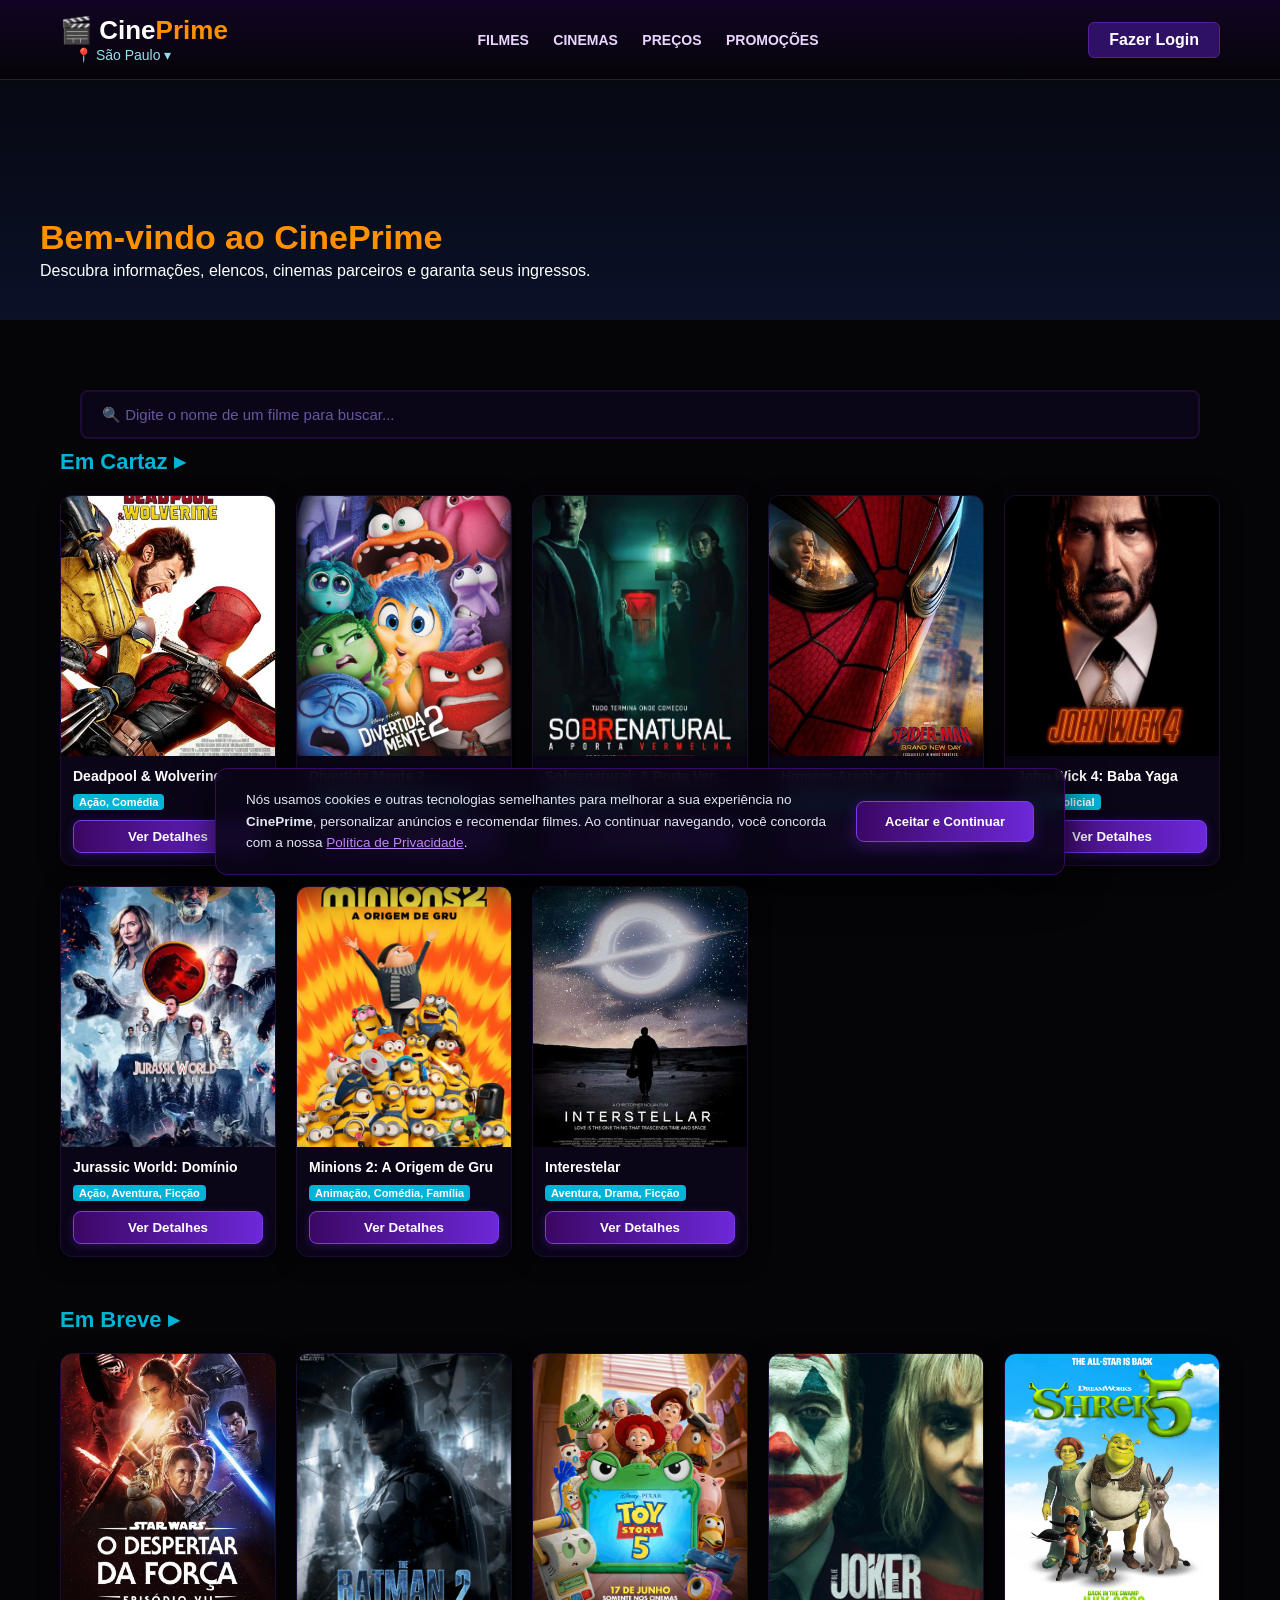
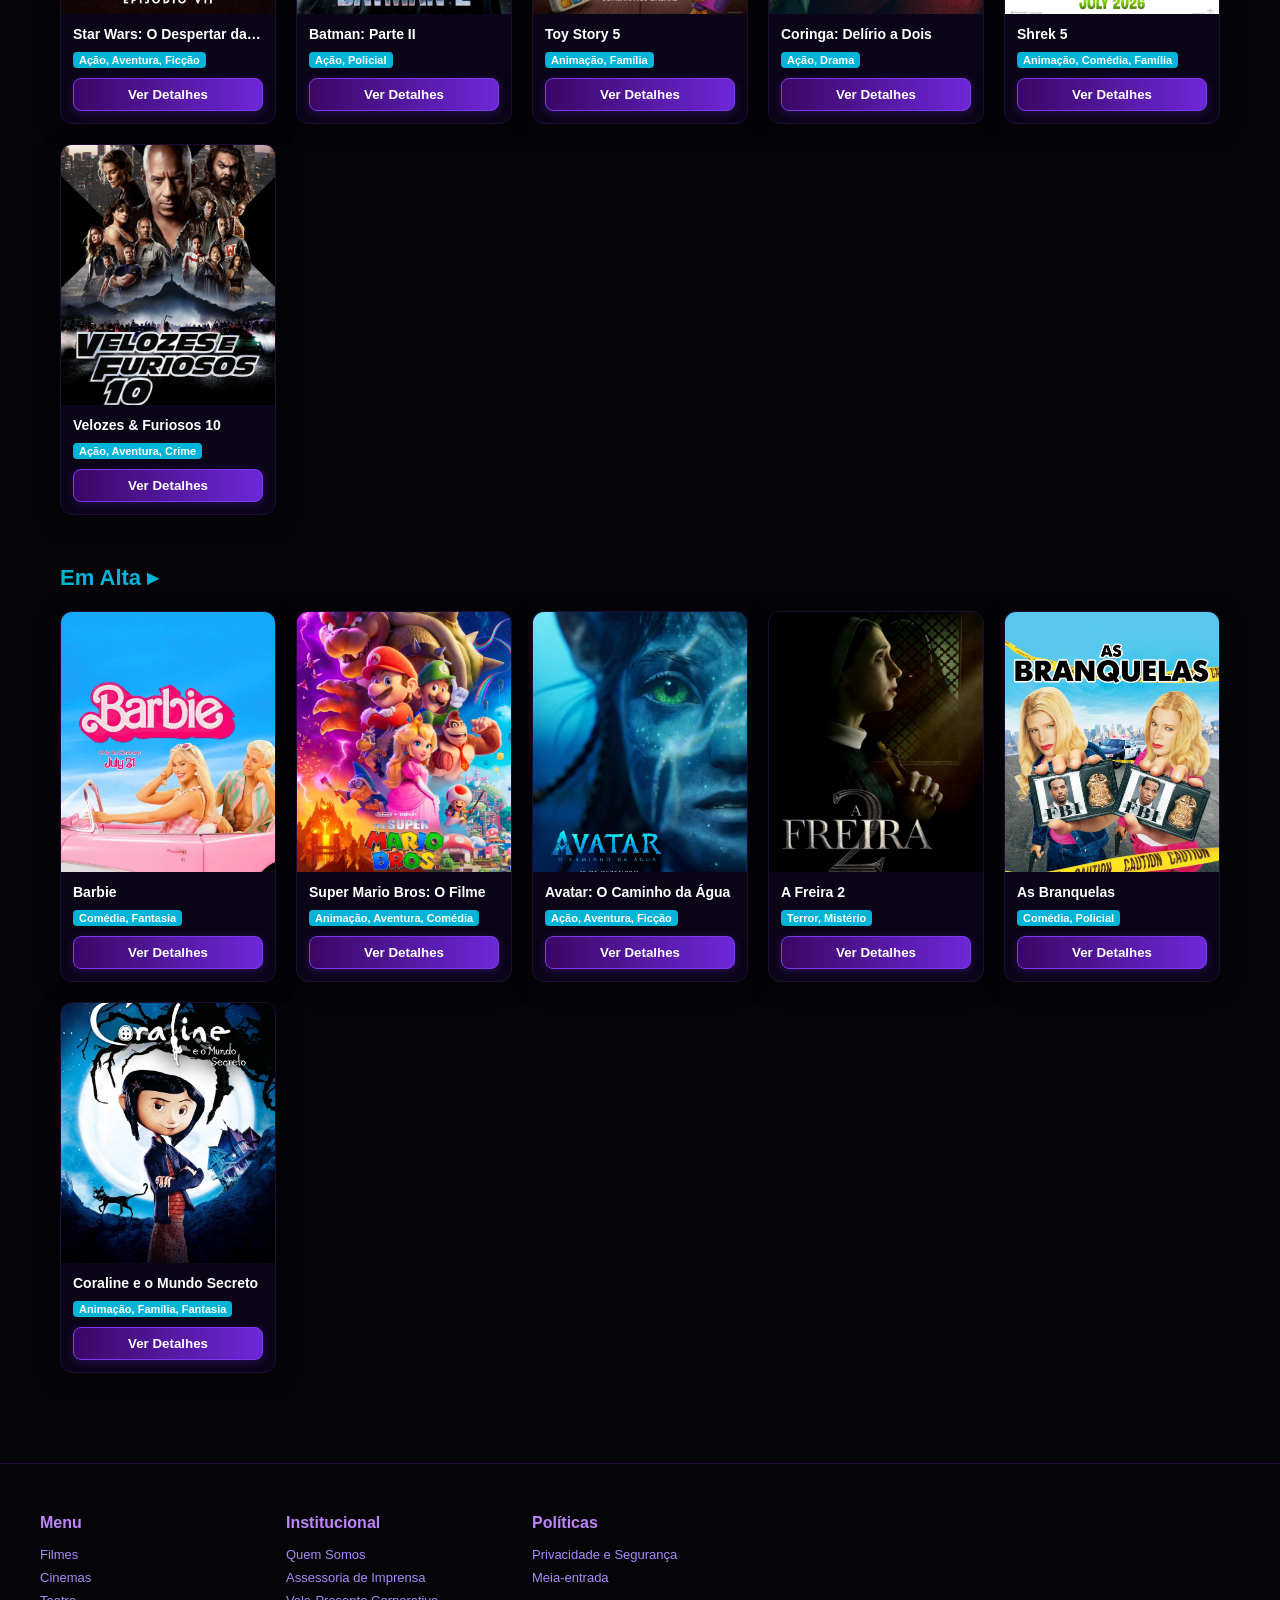
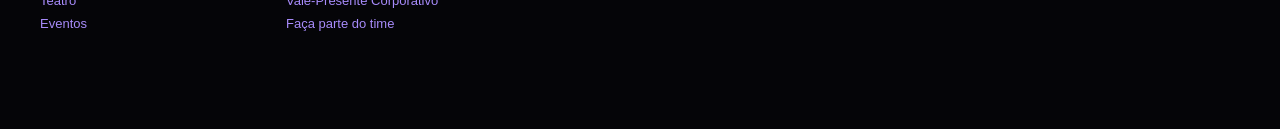
<file: index.html>
<!DOCTYPE html>
<html lang="pt-BR">
<head>
    <meta charset="UTF-8">
    <meta name="viewport" content="width=device-width, initial-scale=1.0">
    <title>CinePrime - Seu Guia de Cinema</title>
    <link rel="stylesheet" href="style.css">
    <link rel="stylesheet" href="rodape.css">
    <link rel="stylesheet" href="cookies.css">
</head>
<body>

    <!-- NAV BAR SUPERIOR -->
    <header class="navbar">
        <div class="nav-container">
            <div class="nav-left">
                <div class="logo">🎬 Cine<span>Prime</span></div>
                <div class="location-selector">📍 São Paulo ▾</div>
            </div>
            <nav class="menu-links">
                <a href="#">FILMES</a>
                <a href="#">CINEMAS</a>
                <a href="#">PREÇOS</a>
                <a href="#">PROMOÇÕES</a>
            </nav>
            <div class="nav-right">
            <a href="login-portal.html" class="btn-entrar" id="open-login" style="text-decoration: none; display: inline-block; text-align: center; line-height: normal;">Fazer Login</a>
            
            </div>
        </div>
    </header>

    <main>
        <!-- BARRA DE FILTROS POR GÊNERO -->
        

        <!-- BANNER DE DESTAQUE GRANDE -->
        <section class="hero-banner">
            <div class="hero-content">
                <h2>Bem-vindo ao CinePrime</h2>
                <p>Descubra informações, elencos, cinemas parceiros e garanta seus ingressos.</p>
            </div>
        </section>

        <!-- CONTAINER PRINCIPAL DE FILMES -->
        <div class="content-wrapper">
            <!-- BARRA DE PESQUISA DE FILMES -->
            <div class="busca-container">
                <input type="text" id="input-busca-filme" placeholder="🔍 Digite o nome de um filme para buscar...">
            </div>
            
            <!-- SEÇÃO: EM CARTAZ -->
            <section class="movie-section" id="section-em-cartaz">
                <h2 class="section-title">Em Cartaz <span>▸</span></h2>
                <div class="movie-grid" id="grid-em-cartaz"></div>
            </section>

            <!-- SEÇÃO: EM BREVE -->
            <section class="movie-section" id="section-em-breve">
                <h2 class="section-title">Em Breve <span>▸</span></h2>
                <div class="movie-grid" id="grid-em-breve"></div>
            </section>

            <!-- SEÇÃO: EM ALTA -->
            <section class="movie-section" id="section-em-alta">
                <h2 class="section-title">Em Alta <span>▸</span></h2>
                <div class="movie-grid" id="grid-em-alta"></div>
            </section>
        </div>
    </main>

    <!-- MODAL DE DETALHES COMPLETOS COM COMPONENTES DE VÍDEO LOCAL -->
    <div id="booking-modal" class="modal-cinema">
        <div class="modal-cinema-content">
            <span class="close-cinema" id="close-cinema">&times;</span>
            <h2 id="info-title" class="movie-detail-title">Nome do Filme</h2>
            
            <div class="movie-specs">
                <p><strong>🎭 Gênero:</strong> <span id="info-genre">-</span></p>
                <p><strong>⏳ Duração:</strong> <span id="info-runtime">-</span></p>
                <p><strong>⭐ Nota IMDb:</strong> <span id="info-rating">-</span></p>
                <p><strong>🎬 Diretor:</strong> <span id="info-director">-</span></p>
                <p><strong>👥 Elenco Principal:</strong> <span id="info-actors">-</span></p>
            </div>

            <!-- BOTÃO DE VER TRAILER -->
            <button id="btn-ver-trailer" class="btn-comprar" style="margin-bottom: 20px; background-color: #ff3b30;">🎬 Ver Trailer Oficial</button>

            <!-- CONTAINER DO VÍDEO LOCAL -->
           <!-- Cole este novo lugar no espaço acima: -->
 <!-- SUBSTITUA O BLOCO DO TRAILER POR ESTE AQUI: -->
<!-- COLOQUE ESTE BLOCO ORIGINAL DE VOLTA NO SEU INDEX.HTML -->
<div id="trailer-container" style="display: none; margin-bottom: 20px; border-radius: 8px; overflow: hidden; border: 2px solid #ff9100;">
    <video id="video-trailer" width="100%" height="315" controls></video>
</div>




            <div class="movie-synopsis">
                <h3>Sinopse Oficial</h3>
                <p id="info-plot">-</p>
            </div>

            <div class="movie-cinemas-section">
                <h3>Onde Assistir & Preços</h3>
                <div id="cinemas-list-container">
                    <!-- Injetado pelo JS -->
                </div>
            </div>
        </div>
    </div>

    <!-- JANELA FLUTUANTE DE LOGIN -->
    <div class="register-modal" id="login-modal">
        <div class="modal-bg-overlay">
            <div class="register-box">
                <span class="close-modal" id="close-login">&times;</span>
                <h3>Vamos começar? 😊</h3>
                <p class="subtitle">Siga os passos e crie sua conta</p>
                
                <form class="register-form" id="meuFormulario">
                    <div class="input-group">
                        <input type="text" id="campoNome" placeholder="*Nome" required>
                    </div>
                    <div class="input-group">
                        <input type="text" id="campoCPF" placeholder="*CPF" required>
                    </div>
                    <div class="input-group">
                        <input type="text" id="campoCelular" placeholder="*Celular" required>
                    </div>
                    
                    <button type="submit" class="btn-submit">Continuar</button>
                </form>

                <div class="divider">Ou entre com uma rede social</div>
                
                <button class="btn-google" id="btn-google">
                    <span class="g-icon">G</span> Continuar com o Google
                </button>
            </div>
        </div>
    </div>

    <!-- RODAPÉ PROFISSIONAL INTEGRADO -->
    <footer class="footer-ingresso">
        <div class="footer-ingresso-container">
            <div class="footer-ingresso-links">
                <div class="footer-col">
                    <h4>Menu</h4>
                    <a href="#">Filmes</a>
                    <a href="#">Cinemas</a>
                    <a href="#">Teatro</a>
                    <a href="#">Eventos</a>
                </div>
                <div class="footer-col">
                    <h4>Institucional</h4>
                    <a href="#">Quem Somos</a>
                    <a href="#">Assessoria de Imprensa</a>
                    <a href="#">Vale-Presente Corporativo</a>
                    <a href="#">Faça parte do time</a>
                </div>
                <div class="footer-col">
                    <h4>Políticas</h4>
                    <a href="#">Privacidade e Segurança</a>
                    <a href="#">Meia-entrada</a>
                </div>
            </div>
        </div>
    </footer>

    <!-- Chamadas dos scripts (Apenas uma vez cada) -->
    <script src="dados.js"></script>
    <script src="app.js"></script>
    <script src="menu-links.js"></script>
    <script src="cookies.js"></script>
    <script src="busca.js"></script>
    <script src="compra.js"></script>
</body>
</file>
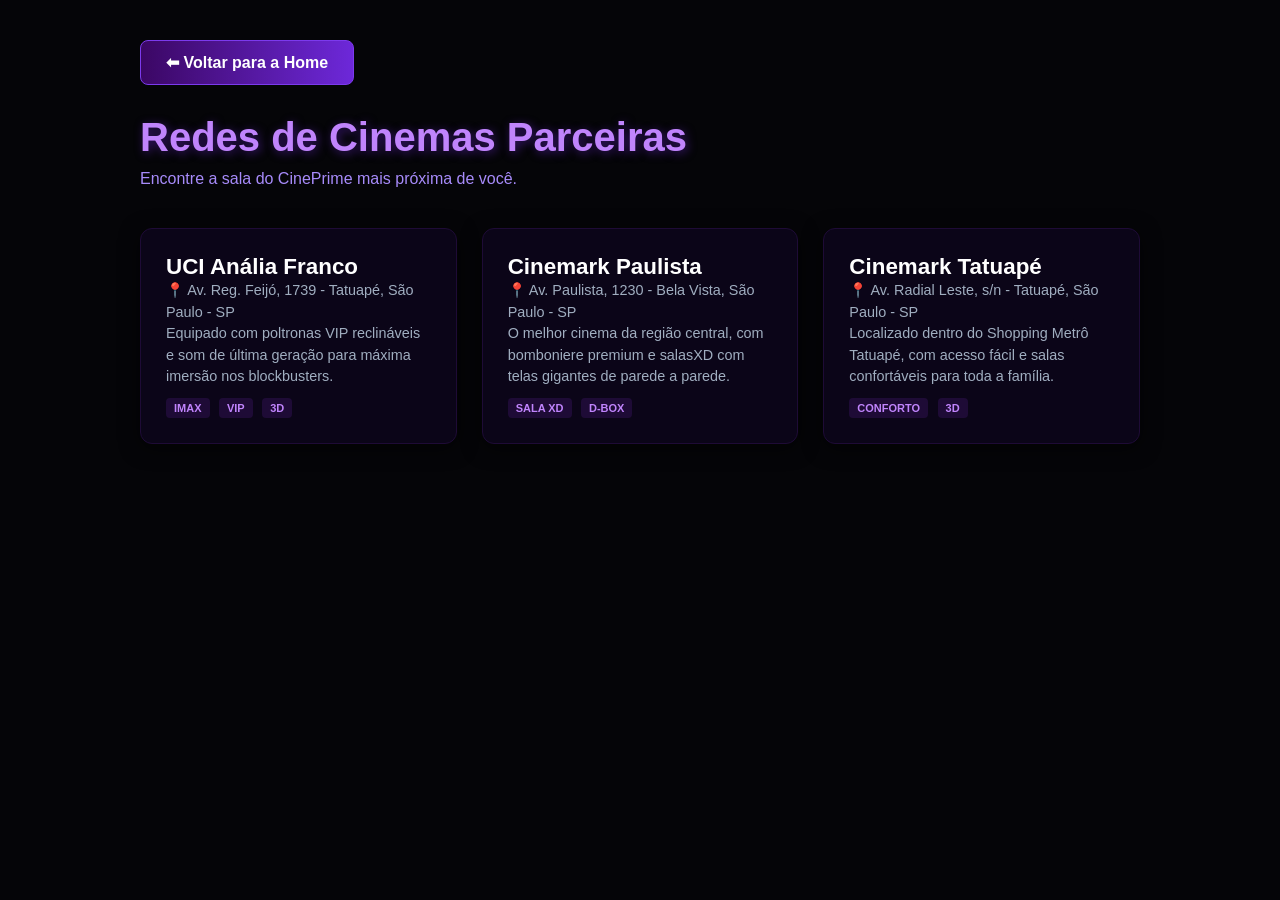
<file: cinemas.html>
<!DOCTYPE html>
<html lang="pt-BR">
<head>
    <meta charset="UTF-8">
    <meta name="viewport" content="width=device-width, initial-scale=1.0">
    <title>CinePrime - Nossos Cinemas</title>
    <!-- Reaproveita os estilos principais do seu portal -->
    <link rel="stylesheet" href="style.css">
    <style>
        body {
            background-color: #050508;
            color: #ffffff;
            font-family: sans-serif;
            margin: 0;
            padding: 40px 20px;
        }
        .container-cinemas {
            max-width: 1000px;
            margin: 0 auto;
        }
        .titulo-pagina {
            color: #c084fc;
            font-size: 2.5rem;
            margin-bottom: 10px;
            text-shadow: 2px 2px 10px rgba(109, 40, 217, 0.5);
        }
        .subtitulo-pagina {
            color: #a78bfa;
            margin-bottom: 40px;
        }
        .grid-redes {
            display: grid;
            grid-template-columns: repeat(auto-fit, minmax(300px, 1fr));
            gap: 25px;
        }
        .card-cinema {
            background-color: #0b0518;
            border: 1px solid #1e0b36;
            border-radius: 12px;
            padding: 25px;
            box-shadow: 0 4px 20px rgba(0, 0, 0, 0.6);
        }
        .card-cinema h3 {
            color: #ffffff;
            margin-top: 0;
            font-size: 1.4rem;
        }
        .card-cinema p {
            color: #a0aec0;
            font-size: 0.9rem;
            line-height: 1.5;
        }
        .btn-voltar {
            display: inline-block;
            background: linear-gradient(90deg, #3b0764, #6d28d9);
            color: white;
            text-decoration: none;
            padding: 12px 25px;
            border-radius: 8px;
            font-weight: bold;
            margin-bottom: 30px;
            border: 1px solid #7c3aed;
        }
        .tag-recurso {
            display: inline-block;
            background-color: #1e0b36;
            color: #c084fc;
            padding: 4px 8px;
            font-size: 11px;
            border-radius: 4px;
            margin-right: 5px;
            margin-top: 10px;
            font-weight: bold;
        }
    </style>
</head>
<body>

    <div class="container-cinemas">
        <a href="index.html" class="btn-voltar">⬅ Voltar para a Home</a>
        
        <h1 class="titulo-pagina">Redes de Cinemas Parceiras</h1>
        <p class="subtitulo-pagina">Encontre a sala do CinePrime mais próxima de você.</p>

        <div class="grid-redes">
            <div class="card-cinema">
                <h3>UCI Anália Franco</h3>
                <p>📍 Av. Reg. Feijó, 1739 - Tatuapé, São Paulo - SP</p>
                <p>Equipado com poltronas VIP reclináveis e som de última geração para máxima imersão nos blockbusters.</p>
                <span class="tag-recurso">IMAX</span>
                <span class="tag-recurso">VIP</span>
                <span class="tag-recurso">3D</span>
            </div>

            <div class="card-cinema">
                <h3>Cinemark Paulista</h3>
                <p>📍 Av. Paulista, 1230 - Bela Vista, São Paulo - SP</p>
                <p>O melhor cinema da região central, com bomboniere premium e salasXD com telas gigantes de parede a parede.</p>
                <span class="tag-recurso">SALA XD</span>
                <span class="tag-recurso">D-BOX</span>
            </div>

            <div class="card-cinema">
                <h3>Cinemark Tatuapé</h3>
                <p>📍 Av. Radial Leste, s/n - Tatuapé, São Paulo - SP</p>
                <p>Localizado dentro do Shopping Metrô Tatuapé, com acesso fácil e salas confortáveis para toda a família.</p>
                <span class="tag-recurso">CONFORTO</span>
                <span class="tag-recurso">3D</span>
            </div>
        </div>
    </div>

</body>
</html>
</file>
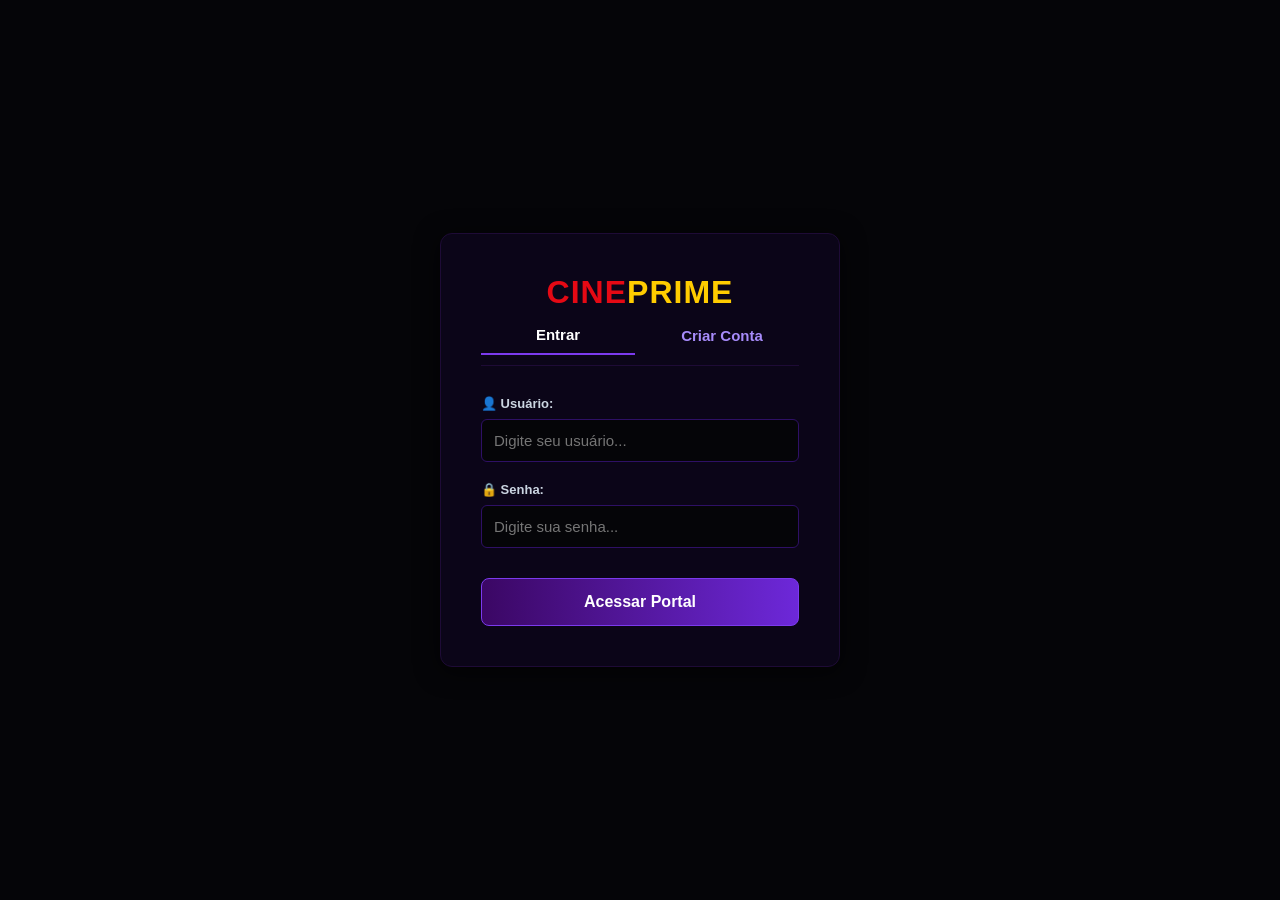
<file: login-portal.html>
<!DOCTYPE html>
<html lang="pt-BR">
<head>
    <meta charset="UTF-8">
    <meta name="viewport" content="width=device-width, initial-scale=1.0">
    <title>CinePrime - Login & Cadastro</title>
    <style>
        body {
            background-color: #050508;
            color: #ffffff;
            font-family: 'Segoe UI', Tahoma, Geneva, Verdana, sans-serif;
            margin: 0;
            padding: 0;
            display: flex;
            justify-content: center;
            align-items: center;
            height: 100vh;
        }

        .login-container {
            background-color: #0b0518;
            border: 1px solid #1e0b36;
            padding: 40px;
            border-radius: 12px;
            box-shadow: 0 4px 25px rgba(0, 0, 0, 0.7);
            width: 100%;
            max-width: 400px;
            box-sizing: border-box;
        }

        .logo-prime {
            text-align: center;
            font-size: 2rem;
            font-weight: 900;
            color: #e50914;
            margin-bottom: 5px;
            letter-spacing: 1px;
        }
        .logo-prime span { color: #ffcc00; }

        .abas-botoes {
            display: flex;
            gap: 10px;
            margin-bottom: 30px;
            border-bottom: 1px solid #1e0b36;
            padding-bottom: 10px;
        }

        .btn-aba {
            flex: 1;
            background: none;
            border: none;
            color: #a78bfa;
            font-size: 15px;
            font-weight: bold;
            padding: 10px;
            cursor: pointer;
            transition: color 0.2s;
        }

        .btn-aba.active {
            color: #ffffff;
            border-bottom: 2px solid #7c3aed;
        }

        .form-box {
            display: none;
            flex-direction: column;
            gap: 20px;
        }

        .form-box.active {
            display: flex;
        }

        .campo-grupo {
            display: flex;
            flex-direction: column;
            gap: 8px;
        }

        .campo-grupo label {
            font-size: 13px;
            color: #cbd5e1;
            font-weight: bold;
        }

        .campo-grupo input {
            background-color: #050508;
            border: 1px solid #2e1065;
            padding: 12px;
            border-radius: 6px;
            color: white;
            font-size: 15px;
            outline: none;
            transition: border-color 0.2s;
        }

        .campo-grupo input:focus {
            border-color: #7c3aed;
            box-shadow: 0 0 10px rgba(124, 58, 237, 0.3);
        }

        .btn-acao {
            background: linear-gradient(90deg, #3b0764, #6d28d9);
            color: white;
            border: 1px solid #7c3aed;
            padding: 14px;
            font-size: 16px;
            font-weight: bold;
            border-radius: 8px;
            cursor: pointer;
            margin-top: 10px;
            transition: filter 0.2s;
        }

        .btn-acao:hover {
            filter: brightness(1.2);
        }
    </style>
</head>
<body>

    <div class="login-container">
        <div class="logo-prime">CINE<span>PRIME</span></div>
        
        <div class="abas-botoes">
            <button class="btn-aba active" onclick="mudarAba('login')">Entrar</button>
            <button class="btn-aba" onclick="mudarAba('cadastro')">Criar Conta</button>
        </div>

        <!-- FORMULÁRIO DE LOGIN -->
        <form id="form-login" class="form-box active">
            <div class="campo-grupo">
                <label for="login-usuario">👤 Usuário:</label>
                <input type="text" id="login-usuario" placeholder="Digite seu usuário..." required>
            </div>
            <div class="campo-grupo">
                <label for="login-senha">🔒 Senha:</label>
                <input type="password" id="login-senha" placeholder="Digite sua senha..." required>
            </div>
            <button type="submit" class="btn-acao">Acessar Portal</button>
        </form>

        <!-- FORMULÁRIO DE CADASTRO -->
        <form id="form-cadastro" class="form-box">
            <div class="campo-grupo">
                <label for="cad-nome">📛 Seu Nome Completo:</label>
                <input type="text" id="cad-nome" placeholder="Ex: João Silva" required>
            </div>
            <div class="campo-grupo">
                <label for="cad-usuario">👤 Crie um Usuário:</label>
                <input type="text" id="cad-usuario" placeholder="Ex: joao123" required>
            </div>
            <div class="campo-grupo">
                <label for="cad-senha">🔒 Crie uma Senha:</label>
                <input type="password" id="cad-senha" placeholder="Mínimo 4 caracteres" minlength="4" required>
            </div>
            <button type="submit" class="btn-acao">Finalizar Cadastro</button>
        </form>
    </div>

    <script>
        // Função para alternar entre as abas de entrar e cadastrar
        function mudarAba(tipo) {
            const btnAbas = document.querySelectorAll('.btn-aba');
            const formLogin = document.getElementById('form-login');
            const formCadastro = document.getElementById('form-cadastro');

            btnAbas[0].classList.toggle('active', tipo === 'login');
            btnAbas[1].classList.toggle('active', tipo === 'cadastro');
            
            formLogin.classList.toggle('active', tipo === 'login');
            formCadastro.classList.toggle('active', tipo === 'cadastro');
        }

        // --- LÓGICA DE LOGIN ---
        document.getElementById('form-login').addEventListener('submit', (e) => {
            e.preventDefault();
            const usuarioInput = document.getElementById('login-usuario').value.trim();
            const senhaInput = document.getElementById('login-senha').value;

            // 1. REGRA DO ADMINISTRADOR: Se digitar adm e 123, vai direto pro painel financeiro
            if (usuarioInput.toLowerCase() === 'adm' && senhaInput === '123') {
                localStorage.setItem("usuarioLogado", "Administrador");
                alert("🔓 Acesso ADM liberado! Redirecionando para o painel...");
                window.location.href = "painel-adm.html";
                return;
            }

            // 2. REGRA DO CLIENTE COMUM: Busca as contas salvas no navegador
            const usuariosCadastrados = JSON.parse(localStorage.getItem("CinePrime_Contas")) || [];
            const contaEncontrada = usuariosCadastrados.find(u => u.usuario.toLowerCase() === usuarioInput.toLowerCase() && u.senha === senhaInput);

            if (contaEncontrada) {
                // Salva na memória que o usuário comum está logado para o seu app.js ler
                localStorage.setItem("usuarioLogado", contaEncontrada.nome);
                alert(`🍿 Bem-vindo de volta, ${contaEncontrada.nome.split(' ')[0]}!`);
                window.location.href = "index.html"; // Joga o cliente comum para a home de filmes
            } else {
                alert("❌ Usuário ou senha incorretos! Tente novamente.");
            }
        });

        // --- LÓGICA DE CADASTRO ---
        document.getElementById('form-cadastro').addEventListener('submit', (e) => {
            e.preventDefault();
            const nome = document.getElementById('cad-nome').value.trim();
            const usuario = document.getElementById('cad-usuario').value.trim();
            const senha = document.getElementById('cad-senha').value;

            // Evita que um usuário crie uma conta com o nome 'adm'
            if (usuario.toLowerCase() === 'adm') {
                alert("⚠ Este nome de usuário é reservado ao sistema!");
                return;
            }

            let usuariosCadastrados = JSON.parse(localStorage.getItem("CinePrime_Contas")) || [];

            // Evita cadastrar usuários repetidos
            const usuarioJaExiste = usuariosCadastrados.some(u => u.usuario.toLowerCase() === usuario.toLowerCase());
            if (usuarioJaExiste) {
                alert("❌ Este nome de usuário já está sendo usado! Escolha outro.");
                return;
            }

            // Cria o objeto e salva no banco de dados local
            const novaConta = { nome, usuario, senha };
            usuariosCadastrados.push(novaConta);
            localStorage.setItem("CinePrime_Contas", JSON.stringify(usuariosCadastrados));

            alert("🎉 Conta criada com sucesso! Agora você já pode fazer login.");
            mudarAba('login'); // Joga o usuário de volta para a tela de login
            document.getElementById('login-usuario').value = usuario; // Já preenche o campo para facilitar
        });
    </script>
</body>
</html>
</file>
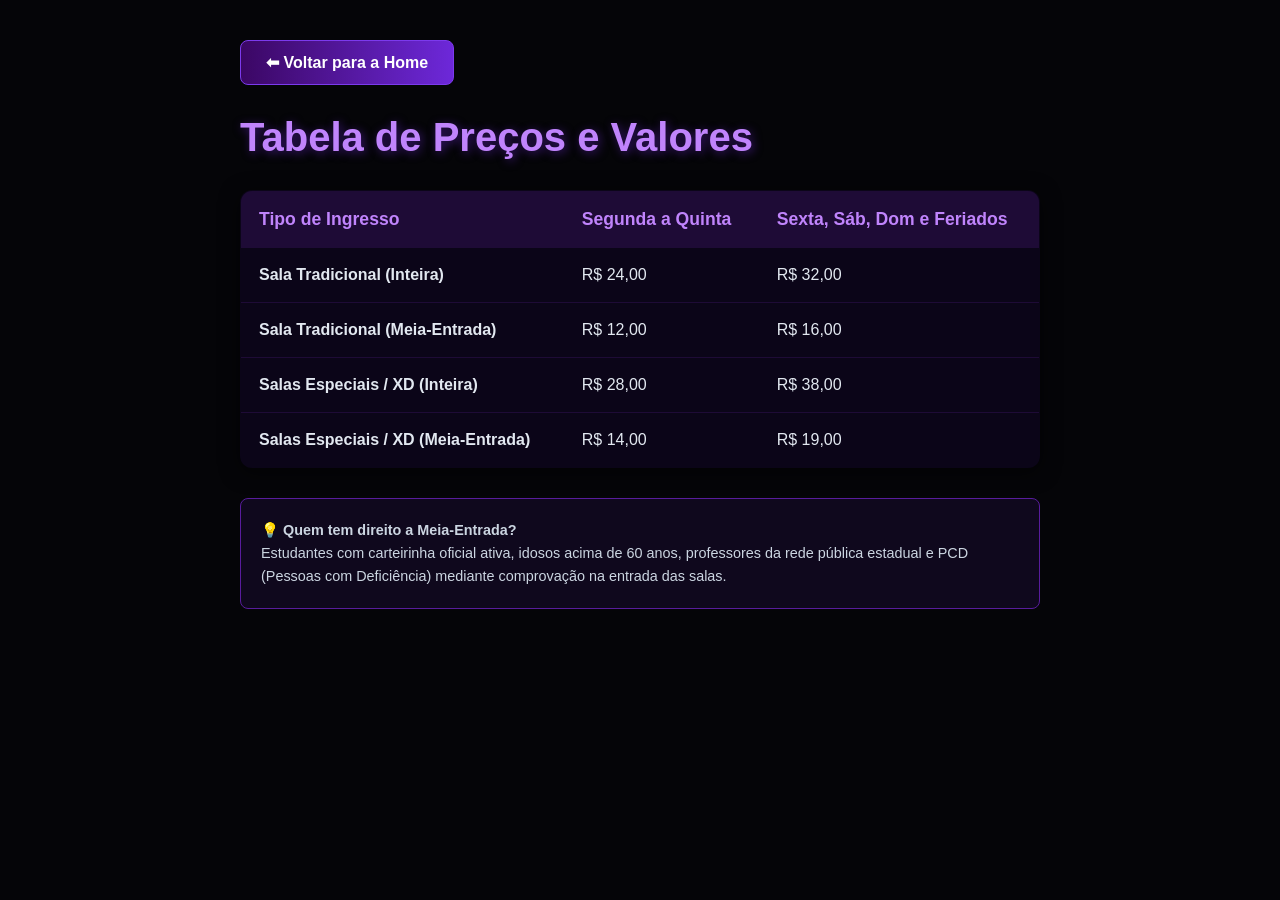
<file: precos.html>
<!DOCTYPE html>
<html lang="pt-BR">
<head>
    <meta charset="UTF-8">
    <meta name="viewport" content="width=device-width, initial-scale=1.0">
    <title>CinePrime - Preços de Ingressos</title>
    <link rel="stylesheet" href="style.css">
    <style>
        body {
            background-color: #050508;
            color: #ffffff;
            font-family: sans-serif;
            margin: 0;
            padding: 40px 20px;
        }
        .container-precos {
            max-width: 800px;
            margin: 0 auto;
        }
        .titulo-pagina {
            color: #c084fc;
            font-size: 2.5rem;
            margin-bottom: 30px;
            text-shadow: 2px 2px 10px rgba(109, 40, 217, 0.5);
        }
        .tabela-precos {
            width: 100%;
            border-collapse: collapse;
            background-color: #0b0518;
            border: 1px solid #1e0b36;
            border-radius: 12px;
            overflow: hidden;
            box-shadow: 0 4px 20px rgba(0, 0, 0, 0.6);
            margin-bottom: 30px;
        }
        .tabela-precos th {
            background-color: #1e0b36;
            color: #c084fc;
            text-align: left;
            padding: 18px;
            font-size: 1.1rem;
        }
        .tabela-precos td {
            padding: 18px;
            border-bottom: 1px solid #1e0b36;
            color: #e2e8f0;
        }
        .tabela-precos tr:last-child td {
            border-bottom: none;
        }
        .btn-voltar {
            display: inline-block;
            background: linear-gradient(90deg, #3b0764, #6d28d9);
            color: white;
            text-decoration: none;
            padding: 12px 25px;
            border-radius: 8px;
            font-weight: bold;
            margin-bottom: 30px;
            border: 1px solid #7c3aed;
        }
        .card-aviso {
            background-color: rgba(109, 40, 217, 0.1);
            border: 1px solid #581c9c;
            padding: 20px;
            border-radius: 8px;
            font-size: 0.9rem;
            color: #cbd5e1;
            line-height: 1.6;
        }
    </style>
</head>
<body>

    <div class="container-precos">
        <a href="index.html" class="btn-voltar">⬅ Voltar para a Home</a>
        
        <h1 class="titulo-pagina">Tabela de Preços e Valores</h1>

        <table class="tabela-precos">
            <thead>
                <tr>
                    <th>Tipo de Ingresso</th>
                    <th>Segunda a Quinta</th>
                    <th>Sexta, Sáb, Dom e Feriados</th>
                </tr>
            </thead>
            <tbody>
                <tr>
                    <td><strong>Sala Tradicional (Inteira)</strong></td>
                    <td>R$ 24,00</td>
                    <td>R$ 32,00</td>
                </tr>
                <tr>
                    <td><strong>Sala Tradicional (Meia-Entrada)</strong></td>
                    <td>R$ 12,00</td>
                    <td>R$ 16,00</td>
                </tr>
                <tr>
                    <td><strong>Salas Especiais / XD (Inteira)</strong></td>
                    <td>R$ 28,00</td>
                    <td>R$ 38,00</td>
                </tr>
                <tr>
                    <td><strong>Salas Especiais / XD (Meia-Entrada)</strong></td>
                    <td>R$ 14,00</td>
                    <td>R$ 19,00</td>
                </tr>
            </tbody>
        </table>

        <div class="card-aviso">
            💡 <strong>Quem tem direito a Meia-Entrada?</strong><br>
            Estudantes com carteirinha oficial ativa, idosos acima de 60 anos, professores da rede pública estadual e PCD (Pessoas com Deficiência) mediante comprovação na entrada das salas.
        </div>
    </div>

</body>
</html>
</file>
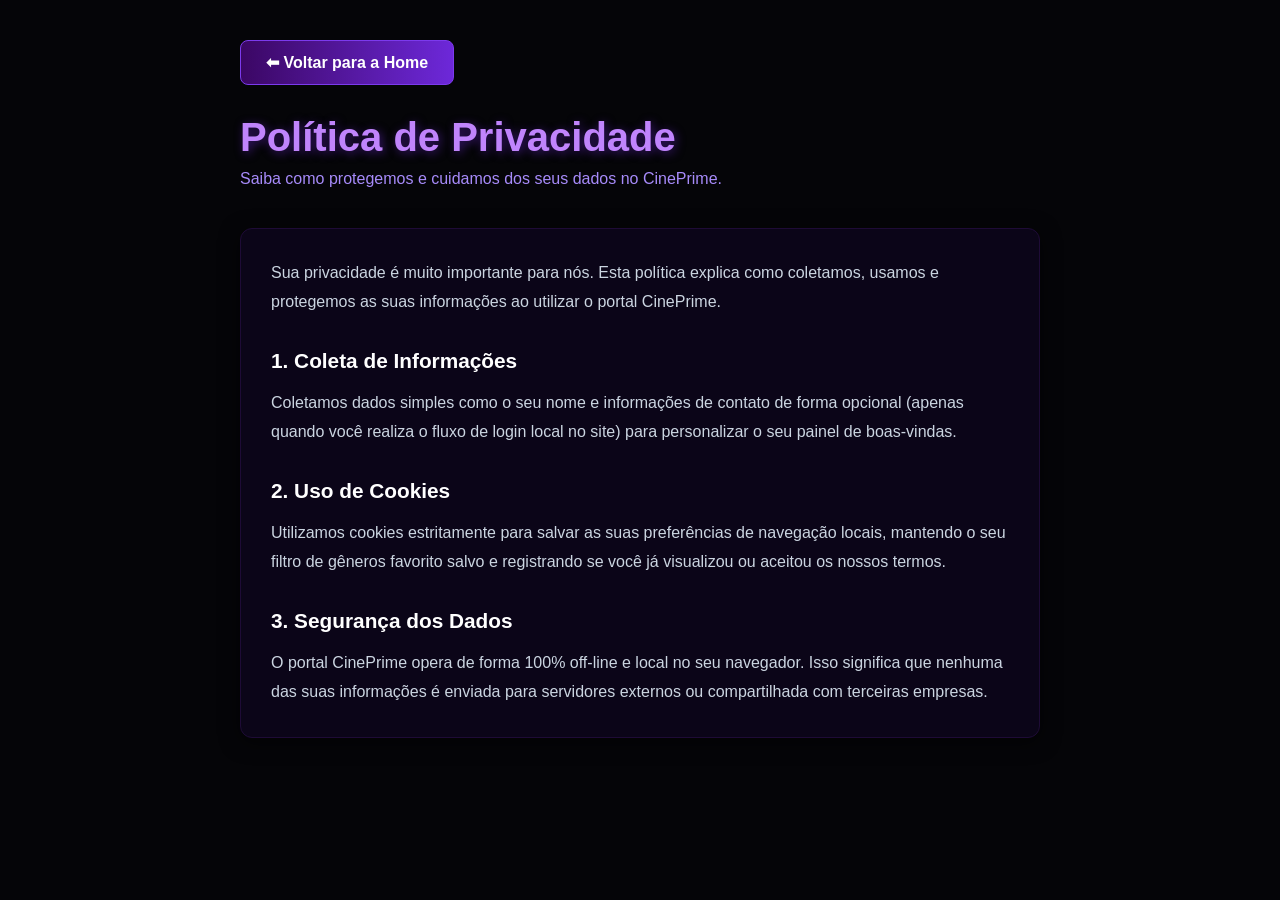
<file: privacidade.html>
<!DOCTYPE html>
<html lang="pt-BR">
<head>
    <meta charset="UTF-8">
    <meta name="viewport" content="width=device-width, initial-scale=1.0">
    <title>CinePrime - Política de Privacidade</title>
    <link rel="stylesheet" href="style.css">
    <style>
        body {
            background-color: #050508;
            color: #ffffff;
            font-family: sans-serif;
            margin: 0;
            padding: 40px 20px;
        }
        .container-privacidade {
            max-width: 800px;
            margin: 0 auto;
        }
        .titulo-pagina {
            color: #c084fc;
            font-size: 2.5rem;
            margin-bottom: 10px;
            text-shadow: 2px 2px 10px rgba(109, 40, 217, 0.5);
        }
        .subtitulo-pagina {
            color: #a78bfa;
            margin-bottom: 40px;
        }
        .conteudo-texto {
            background-color: #0b0518;
            border: 1px solid #1e0b36;
            border-radius: 12px;
            padding: 30px;
            box-shadow: 0 4px 20px rgba(0, 0, 0, 0.6);
            line-height: 1.8;
            color: #cbd5e1;
        }
        .conteudo-texto h2 {
            color: #ffffff;
            font-size: 1.3rem;
            margin-top: 25px;
            margin-bottom: 10px;
        }
        .btn-voltar {
            display: inline-block;
            background: linear-gradient(90deg, #3b0764, #6d28d9);
            color: white;
            text-decoration: none;
            padding: 12px 25px;
            border-radius: 8px;
            font-weight: bold;
            margin-bottom: 30px;
            border: 1px solid #7c3aed;
        }
    </style>
</head>
<body>

    <div class="container-privacidade">
        <a href="index.html" class="btn-voltar">⬅ Voltar para a Home</a>
        
        <h1 class="titulo-pagina">Política de Privacidade</h1>
        <p class="subtitulo-pagina">Saiba como protegemos e cuidamos dos seus dados no CinePrime.</p>

        <div class="conteudo-texto">
            <p>Sua privacidade é muito importante para nós. Esta política explica como coletamos, usamos e protegemos as suas informações ao utilizar o portal CinePrime.</p>
            
            <h2>1. Coleta de Informações</h2>
            <p>Coletamos dados simples como o seu nome e informações de contato de forma opcional (apenas quando você realiza o fluxo de login local no site) para personalizar o seu painel de boas-vindas.</p>
            
            <h2>2. Uso de Cookies</h2>
            <p>Utilizamos cookies estritamente para salvar as suas preferências de navegação locais, mantendo o seu filtro de gêneros favorito salvo e registrando se você já visualizou ou aceitou os nossos termos.</p>
            
            <h2>3. Segurança dos Dados</h2>
            <p>O portal CinePrime opera de forma 100% off-line e local no seu navegador. Isso significa que nenhuma das suas informações é enviada para servidores externos ou compartilhada com terceiras empresas.</p>
        </div>
    </div>

</body>
</html>
</file>
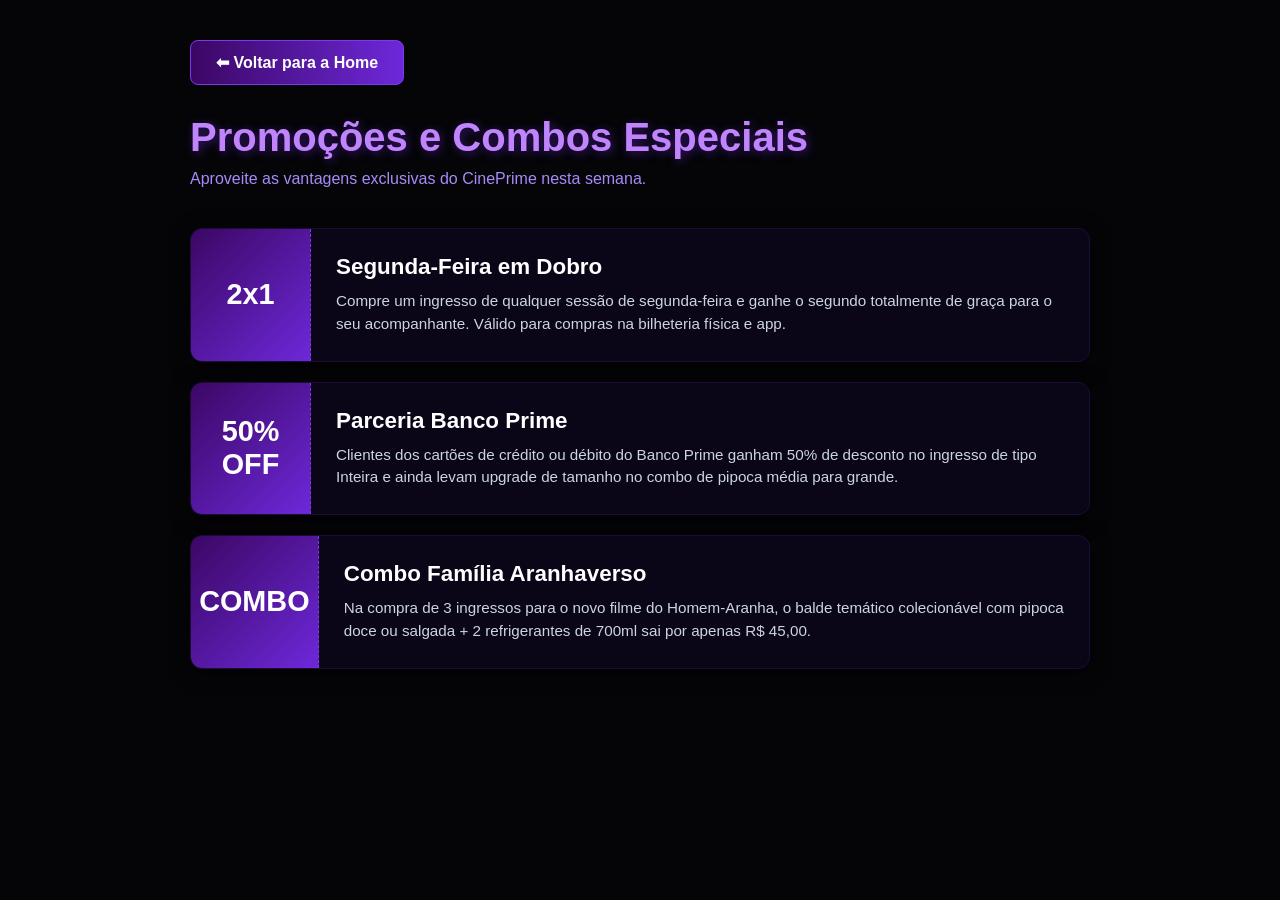
<file: promocoes.html>
<!DOCTYPE html>
<html lang="pt-BR">
<head>
    <meta charset="UTF-8">
    <meta name="viewport" content="width=device-width, initial-scale=1.0">
    <title>CinePrime - Promoções Ativas</title>
    <link rel="stylesheet" href="style.css">
    <style>
        body {
            background-color: #050508;
            color: #ffffff;
            font-family: sans-serif;
            margin: 0;
            padding: 40px 20px;
        }
        .container-promos {
            max-width: 900px;
            margin: 0 auto;
        }
        .titulo-pagina {
            color: #c084fc;
            font-size: 2.5rem;
            margin-bottom: 10px;
            text-shadow: 2px 2px 10px rgba(109, 40, 217, 0.5);
        }
        .subtitulo-pagina {
            color: #a78bfa;
            margin-bottom: 40px;
        }
        .lista-promos {
            display: flex;
            flex-direction: column;
            gap: 20px;
        }
        .card-promo {
            display: flex;
            background-color: #0b0518;
            border: 1px solid #1e0b36;
            border-radius: 12px;
            overflow: hidden;
            box-shadow: 0 4px 20px rgba(0, 0, 0, 0.6);
        }
        .promo-badge {
            background: linear-gradient(135deg, #3b0764, #6d28d9);
            color: #ffffff;
            font-weight: bold;
            font-size: 1.8rem;
            display: flex;
            align-items: center;
            justify-content: center;
            padding: 30px;
            min-width: 120px;
            text-align: center;
            border-right: 1px dashed #7c3aed;
        }
        .promo-details {
            padding: 25px;
            flex-grow: 1;
        }
        .promo-details h3 {
            margin: 0 0 10px 0;
            color: #ffffff;
            font-size: 1.4rem;
        }
        .promo-details p {
            margin: 0;
            color: #cbd5e1;
            font-size: 0.95rem;
            line-height: 1.5;
        }
        .btn-voltar {
            display: inline-block;
            background: linear-gradient(90deg, #3b0764, #6d28d9);
            color: white;
            text-decoration: none;
            padding: 12px 25px;
            border-radius: 8px;
            font-weight: bold;
            margin-bottom: 30px;
            border: 1px solid #7c3aed;
        }
    </style>
</head>
<body>

    <div class="container-promos">
        <a href="index.html" class="btn-voltar">⬅ Voltar para a Home</a>
        
        <h1 class="titulo-pagina">Promoções e Combos Especiais</h1>
        <p class="subtitulo-pagina">Aproveite as vantagens exclusivas do CinePrime nesta semana.</p>

        <div class="lista-promos">
            <div class="card-promo">
                <div class="promo-badge">2x1</div>
                <div class="promo-details">
                    <h3>Segunda-Feira em Dobro</h3>
                    <p>Compre um ingresso de qualquer sessão de segunda-feira e ganhe o segundo totalmente de graça para o seu acompanhante. Válido para compras na bilheteria física e app.</p>
                </div>
            </div>

            <div class="card-promo">
                <div class="promo-badge">50%<br>OFF</div>
                <div class="promo-details">
                    <h3>Parceria Banco Prime</h3>
                    <p>Clientes dos cartões de crédito ou débito do Banco Prime ganham 50% de desconto no ingresso de tipo Inteira e ainda levam upgrade de tamanho no combo de pipoca média para grande.</p>
                </div>
            </div>

            <div class="card-promo">
                <div class="promo-badge">COMBO</div>
                <div class="promo-details">
                    <h3>Combo Família Aranhaverso</h3>
                    <p>Na compra de 3 ingressos para o novo filme do Homem-Aranha, o balde temático colecionável com pipoca doce ou salgada + 2 refrigerantes de 700ml sai por apenas R$ 45,00.</p>
                </div>
            </div>
        </div>
    </div>

</body>
</html>
</file>
<file: style.css>
/* RESET PADRÃO */
* {
    margin: 0; padding: 0;
    box-sizing: border-box;
    font-family: 'Segoe UI', Tahoma, Geneva, Verdana, sans-serif;
}

body {
    background-color: #0a1128;
    color: #ffffff;
}

/* NAVBAR */
.navbar {
    background-color: #001f54;
    border-bottom: 3px solid #00b4d8;
    position: sticky; top: 0; z-index: 100;
}

.nav-container {
    max-width: 1200px; margin: 0 auto;
    display: flex; justify-content: space-between; align-items: center;
    padding: 15px 20px;
}

.logo { font-size: 26px; font-weight: bold; color: #ffffff; }
.logo span { color: #ff9100; }
.location-selector { color: #90e0ef; font-size: 14px; cursor: pointer; margin-left: 15px; display: inline-block; }
.menu-links a { color: #ffffff; text-decoration: none; font-weight: 600; font-size: 14px; margin-right: 20px; }
.menu-links a:hover { color: #ff9100; }

.btn-entrar {
    background-color: #ff9100; color: #ffffff; border: none;
    padding: 8px 20px; font-weight: bold; border-radius: 6px; cursor: pointer;
    transition: background 0.2s;
}

/* HERO BANNER */
.hero-banner {
    height: 240px;
    background: linear-gradient(to bottom, rgba(10, 17, 40, 0.3), #0a1128), url('https://unsplash.com') no-repeat center/cover;
    display: flex; align-items: flex-end; padding: 40px;
}
.hero-content { max-width: 1200px; margin: 0 auto; width: 100%; }
.hero-content h2 { font-size: 34px; margin-bottom: 5px; color: #ff9100; }

/* FILTROS POR GÊNERO */
.filter-wrapper { background-color: #00153a; padding: 15px 0; border-bottom: 1px solid #003566; }
.filter-container { max-width: 1200px; margin: 0 auto; display: flex; gap: 12px; padding: 0 20px; overflow-x: auto; }
.btn-filter {
    background-color: #003566; color: #ffffff; border: 1px solid #00b4d8;
    padding: 8px 16px; font-size: 14px; font-weight: 600; border-radius: 20px;
    cursor: pointer; transition: all 0.2s ease; white-space: nowrap;
}
.btn-filter:hover { background-color: #ff9100; border-color: #ff9100; }
.btn-filter.active { background-color: #ff9100; border-color: #ff9100; box-shadow: 0 0 10px rgba(255, 145, 0, 0.4); }

/* GRID FILMES */
.content-wrapper { max-width: 1200px; margin: 0 auto; padding: 40px 20px; }
.movie-section { margin-bottom: 50px; }
.section-title { font-size: 22px; margin-bottom: 20px; color: #00b4d8; }
.movie-grid { display: grid; grid-template-columns: repeat(auto-fill, minmax(180px, 1fr)); gap: 20px; }

.movie-card {
    background-color: #001f54; border-radius: 8px; overflow: hidden;
    border: 1px solid #003566; transition: transform 0.2s;
    display: flex; flex-direction: column; justify-content: space-between;
}
.movie-card:hover { transform: scale(1.04); border-color: #ff9100; }
.movie-poster {
    width: 100%; height: 260px; background-color: #003566;
    display: flex; align-items: center; justify-content: center;
    text-align: center; padding: 15px; font-size: 14px; color: #90e0ef;
}
.movie-card img { width: 100%; height: 260px; object-fit: cover; }
.movie-info { padding: 12px; }
.movie-info h3 { font-size: 14px; margin-bottom: 8px; white-space: nowrap; overflow: hidden; text-overflow: ellipsis; }
.tag-classificacao { background-color: #00b4d8; color: white; padding: 2px 6px; font-size: 11px; font-weight: bold; border-radius: 4px; }
.btn-comprar {
    width: 100%; background-color: #ff9100; color: white; border: none;
    padding: 8px; font-weight: bold; border-radius: 4px; cursor: pointer; margin-top: 10px;
}

/* MODAL DE DETALHES */
.modal-cinema {
    position: fixed; top: 0; left: 0; width: 100%; height: 100%;
    background-color: rgba(0, 0, 0, 0.85); display: none;
    justify-content: center; align-items: center; z-index: 300; padding: 20px;
}
.modal-cinema-content {
    background-color: #001f54; border: 2px solid #ff9100; border-radius: 12px;
    padding: 30px; max-width: 600px; width: 100%; position: relative;
    max-height: 85vh; overflow-y: auto; text-align: left;
}
.movie-detail-title { color: #ff9100; font-size: 24px; margin-bottom: 15px; }
.close-cinema, .close-modal { position: absolute; top: 15px; right: 20px; font-size: 28px; cursor: pointer; color: white; }
.movie-specs { background-color: #003566; padding: 15px; border-radius: 8px; margin-bottom: 15px; font-size: 14px; line-height: 1.5;}
.movie-synopsis h3, .movie-cinemas-section h3 { font-size: 16px; color: #00b4d8; margin: 15px 0 8px 0; border-bottom: 1px solid #003566; padding-bottom: 4px;}
.movie-synopsis p { font-size: 14px; color: #e2eafc; line-height: 1.5; }

/* LINHAS DE CINEMAS */
.cinema-row-item {
    background: #003566; padding: 12px; border-radius: 6px; margin-bottom: 8px;
    display: flex; justify-content: space-between; align-items: center;
}
.cinema-name { font-weight: bold; color: #ffffff; font-size: 14px; }
.cinema-hours { font-size: 12px; color: #90e0ef; margin-top: 3px; }
.cinema-price { color: #ff9100; font-weight: bold; font-size: 15px; }

/* =================================================================
   JANELA DE LOGIN (ESTILO DIVERTIDAMENTE 2)
   ================================================================= */
.register-modal {
    position: fixed; top: 0; left: 0; width: 100%; height: 100%;
    display: none; z-index: 200;
}

.modal-bg-overlay {
    width: 100%; height: 100%;
    background: linear-gradient(rgba(0,0,0,0.5), rgba(0,0,0,0.8)), url('https://unsplash.com') no-repeat center/cover;
    display: flex; align-items: center; justify-content: center;
}

.register-box {
    background-color: rgba(22, 28, 39, 0.95);
    border: 1px solid #2d3748; padding: 40px; border-radius: 16px;
    width: 390px; box-shadow: 0 15px 35px rgba(0, 0, 0, 0.6); text-align: center;
}

.register-box h3 { color: #ffffff; font-size: 22px; margin-bottom: 6px; font-weight: 700; }
.register-box .subtitle { color: #94a3b8; font-size: 14px; margin-bottom: 25px; }
.register-form input {
    width: 100%; padding: 15px; margin-bottom: 16px; background-color: #ffffff;
    border: 1px solid #cbd5e1; border-radius: 6px; font-size: 14px; color: #000000; outline: none;
}
.register-form input::placeholder { color: #64748b; }

.btn-submit {
    width: 100%; padding: 15px; background-color: #4f46e5; color: #ffffff;
    border: none; border-radius: 30px; font-weight: bold; font-size: 15px; cursor: pointer; margin-top: 10px;
}
.btn-submit:hover { background-color: #4338ca; }
.divider { text-align: center; margin: 20px 0; font-size: 12px; color: #64748b; }

.btn-google {
    width: 100%; padding: 12px; background: transparent; border: 1px solid #475569;
    color: #ffffff; border-radius: 6px; font-size: 14px; font-weight: 600;
    cursor: pointer; display: flex; align-items: center; justify-content: center; gap: 10px;
}
.g-icon { color: #ef4444; font-weight: bold; font-size: 16px; }
/* =================================================================
   TEMA COMPLETO: CINEPRIME ROXO ESCURO E PRETO
   ================================================================= */

/* O SITE TODO: Fundo preto profundo e textos brancos */
html, body {
    background-color: #050508 !important; /* Preto puro cinematográfico */
    color: #ffffff !important;
}

/* O TOPO DO SITE: Mistura de roxo escuro com preto */
header, .header, .navbar {
    background: linear-gradient(180deg, #120424 0%, #050508 100%) !important;
    color: #ffffff !important;
    border-bottom: 1px solid #2e1065 !important; /* Linha roxa bem escura e discreta */
}

/* Links do menu do topo */
header a, .header a, .navbar a {
    color: #e9d5ff !important; /* Texto lilás bem clarinho */
    transition: color 0.2s;
}
header a:hover, .header a:hover, .navbar a:hover {
    color: #c084fc !important; /* Roxo brilhante ao passar o mouse */
}

/* CARDS DOS FILMES: Fundo roxo extremamente escuro (quase preto) para dar profundidade */
.movie-card, .card {
    background-color: #0b0518 !important; 
    border: 1px solid #1e0b36 !important; /* Borda roxa escura */
    border-radius: 12px !important;
    box-shadow: 0 4px 20px rgba(0, 0, 0, 0.6) !important;
}

/* BOTÕES DE "VER DETALHES" E COMPRA: Degradê roxo escuro para roxo neon */
.btn-comprar, .btn-detalhes, .movie-info button {
    background: linear-gradient(90deg, #3b0764, #6d28d9) !important;
    color: #ffffff !important;
    border: 1px solid #7c3aed !important;
    border-radius: 8px !important;
    font-weight: bold !important;
    box-shadow: 0 2px 10px rgba(109, 40, 217, 0.3) !important;
    transition: filter 0.2s, transform 0.2s !important;
}
.btn-comprar:hover, .btn-detalhes:hover, .movie-info button:hover {
    filter: brightness(1.2) !important;
    transform: scale(1.02) !important;
}

/* BOTÃO DE LOGIN DO TOPO: Acompanha o tema roxo */
#open-login {
    background-color: #2e1065 !important;
    color: #ffffff !important;
    border: 1px solid #581c9c !important;
}
#open-login:hover {
    background-color: #4c1d95 !important;
}

/* BOTÕES DE FILTROS DO CATÁLOGO (.btn-filter) */
.btn-filter {
    background-color: #0f0822 !important;
    color: #a78bfa !important;
    border: 1px solid #2e1065 !important;
}
.btn-filter.active, .btn-filter:hover {
    background-color: #581c9c !important;
    color: #ffffff !important;
    border-color: #7c3aed !important;
}

/* JANELA FLUTUANTE (MODAL AZUL DO SEU PRINT): Mudando para Roxo e Preto */
#booking-modal, .modal-content, #booking-modal .modal-body {
    background-color: #07020d !important; /* Fundo do modal quase preto */
    border: 2px solid #4c1d95 !important; /* Borda roxa destacada */
    color: #ffffff !important;
}

/* Caixa interna de especificações do filme dentro do modal */
#booking-modal .info-box, #booking-modal div[style*="background"] {
    background-color: #120524 !important; /* Roxo bem escuro de fundo */
    border: 1px solid #2e1065 !important;
}
/* =================================================================
   INTERAÇÃO PREMIUM: EFEITO GLOW ROXO NOS CARDS
   ================================================================= */

/* Prepara os cards para terem animações suaves */
.movie-card, .card {
    transition: transform 0.3s ease, box-shadow 0.3s ease, border-color 0.3s ease !important;
}

/* Efeito ativado instantaneamente quando passa o mouse por cima do filme */
.movie-card:hover, .card:hover {
    transform: translateY(-10px) !important; /* Faz o filme subir levemente */
    box-shadow: 0 10px 30px rgba(109, 40, 217, 0.5) !important; /* Cria um brilho roxo neon em volta */
    border-color: #7c3aed !important; /* Acende a bordinha do card com roxo vivo */
}
/* =================================================================
   ESTILO DA BARRA DE PESQUISA (TEMA ROXO E PRETO)
   ================================================================= */
.busca-container {
    max-width: 1200px;
    margin: 30px auto 10px auto;
    padding: 0 20px;
    box-sizing: border-box;
}

#input-busca-filme {
    width: 100%;
    background-color: #0b0518; /* Fundo roxo escuro */
    border: 2px solid #1e0b36;  /* Borda roxa discreta */
    border-radius: 8px;
    padding: 14px 20px;
    color: #ffffff;
    font-size: 15px;
    outline: none;
    box-sizing: border-box;
    transition: border-color 0.3s ease, box-shadow 0.3s ease;
}

/* Quando clica na barra para digitar, ela brilha em roxo */
#input-busca-filme:focus {
    border-color: #7c3aed;
    box-shadow: 0 0 15px rgba(124, 58, 237, 0.4);
}

#input-busca-filme::placeholder {
    color: #a78bfa; /* Texto de exemplo em lilás */
    opacity: 0.6;
}
</file>
<file: rodape.css>
/* =================================================================
   RODAPÉ PROFISSIONAL (TEMA PRETO E ROXO ESCURO)
   ================================================================= */
.footer-ingresso {
    background-color: #050508; /* Mesmo preto puro do fundo do site */
    color: #ffffff;
    padding: 50px 20px;
    border-top: 1px solid #1e0b36; /* Linha divisória roxa escura */
    font-family: 'Segoe UI', Tahoma, Geneva, Verdana, sans-serif;
}

/* Centraliza o conteúdo na largura certa */
.footer-ingresso-container {
    max-width: 1200px;
    margin: 0 auto;
}

/* Grade com as 5 colunas de links */
.footer-ingresso-links {
    display: grid;
    grid-template-columns: repeat(5, 1fr);
    gap: 30px;
    margin-bottom: 40px;
}

.footer-col h4 {
    color: #c084fc; /* Títulos das colunas em roxo claro */
    font-size: 16px;
    margin-bottom: 15px;
    font-weight: bold;
}

.footer-col a {
    display: block;
    color: #a78bfa; /* Links secundários em tom lilás */
    text-decoration: none;
    font-size: 13px;
    margin-bottom: 8px;
    transition: color 0.2s;
}

.footer-col a:hover {
    color: #ffffff; /* Fica branco ao passar o mouse */
}

/* Área das Formas de Pagamento */
.footer-ingresso-payments {
    border-top: 1px solid #1e0b36;
    padding-top: 30px;
    margin-bottom: 30px;
}

.footer-ingresso-payments h4 {
    font-size: 14px;
    color: #ffffff;
    margin-bottom: 15px;
    font-weight: bold;
}

.payment-sections-grid {
    display: grid;
    grid-template-columns: repeat(4, 1fr);
    gap: 20px;
}

.payment-subcol h5 {
    font-size: 12px;
    color: #a78bfa;
    margin-bottom: 10px;
}

/* Caixas das bandeiras dos cartões */
.badges-group {
    display: flex;
    gap: 8px;
    flex-wrap: wrap;
}

.badge-card {
    background-color: #0b0518; /* Roxo escuro interno */
    padding: 6px 12px;
    font-size: 11px;
    border-radius: 4px;
    font-weight: bold;
    color: #ffffff;
    border: 1px solid #2e1065; /* Borda roxa */
    text-transform: uppercase;
}

/* Área dos Selos e Prêmios lá embaixo */
.footer-ingresso-badges {
    border-top: 1px solid #1e0b36;
    padding-top: 30px;
    display: flex;
    gap: 30px;
    flex-wrap: wrap;
}

.selo-item {
    background-color: #0b0518;
    border: 1px solid #2e1065;
    padding: 12px 20px;
    border-radius: 6px;
    font-size: 12px;
    font-weight: bold;
    color: #ffffff;
    text-align: center;
    min-width: 150px;
}

.selo-item span {
    display: block;
    color: #c084fc; /* Texto de destaque em roxo brilhante */
    font-size: 14px;
    margin-top: 4px;
}
</file>
<file: cookies.css>
/* BARRA FLUTUANTE DE COOKIES */
.caixa-cookies {
    position: fixed;
    bottom: -100px; /* Começa escondida para fazer o efeito de subir */
    left: 50%;
    transform: translateX(-50%);
    width: 90%;
    max-width: 850px;
    background: rgba(11, 5, 24, 0.9) !important; /* Roxo ultra escuro com transparência */
    border: 1px solid #3b0764 !important; /* Borda roxa escura */
    box-shadow: 0 10px 40px rgba(0, 0, 0, 0.8) !important;
    padding: 20px 30px;
    border-radius: 12px;
    display: flex;
    align-items: center;
    justify-content: space-between;
    gap: 30px;
    z-index: 999999; /* Garante que fica na frente de absolutamente tudo */
    transition: bottom 0.5s ease-in-out; /* Efeito suave de subida */
    font-family: sans-serif;
    backdrop-filter: blur(10px); /* Efeito de vidro borrado atrás */
}

/* Quando o script ativar, a barra sobe para a tela */
.caixa-cookies.mostrar {
    bottom: 25px;
}

/* Bloco do texto */
.cookies-texto {
    color: #e2e8f0 !important;
    font-size: 13.5px;
    line-height: 1.6;
    margin: 0;
}

.cookies-texto a {
    color: #c084fc !important; /* Link lilás */
    text-decoration: underline;
}

/* Botão de aceitar roxo neon */
.btn-aceitar-cookies {
    background: linear-gradient(90deg, #3b0764, #6d28d9) !important;
    color: #ffffff !important;
    border: 1px solid #7c3aed !important;
    padding: 12px 28px;
    font-size: 13px;
    font-weight: bold;
    border-radius: 8px;
    cursor: pointer;
    white-space: nowrap; /* Evita que o texto quebre em duas linhas */
    box-shadow: 0 4px 15px rgba(109, 40, 217, 0.3) !important;
    transition: transform 0.2s, filter 0.2s;
}

.btn-aceitar-cookies:hover {
    filter: brightness(1.2) !important;
    transform: scale(1.03);
}

/* Responsivo para celulares */
@media (max-width: 600px) {
    .caixa-cookies {
        flex-direction: column;
        text-align: center;
        padding: 20px;
        bottom: -200px;
        gap: 15px;
    }
    .caixa-cookies.mostrar {
        bottom: 15px;
    }
    .btn-aceitar-cookies {
        width: 100%;
    }
}
</file>
